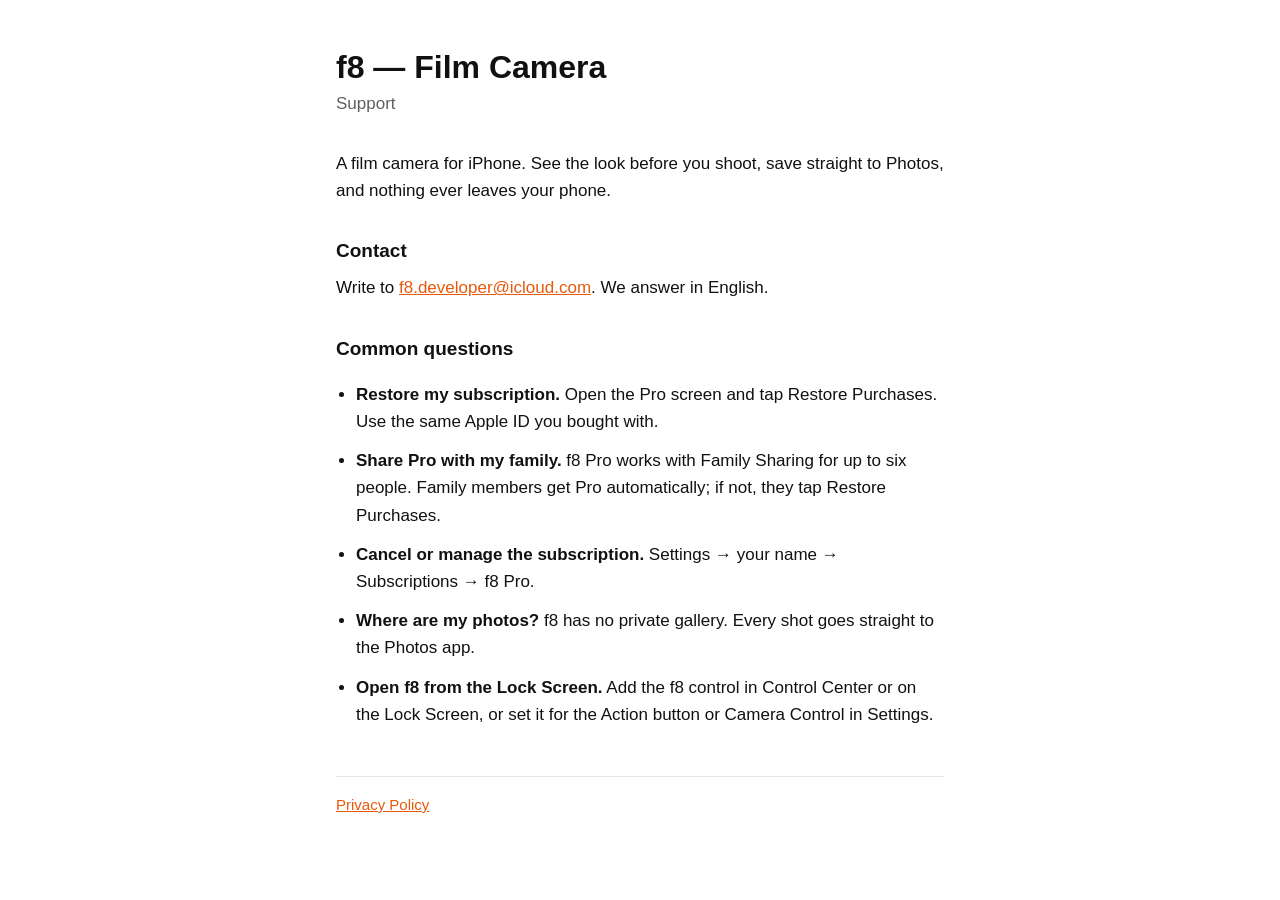
<file: index.html>
<!doctype html>
<html lang="en">
<head>
<meta charset="utf-8">
<meta name="viewport" content="width=device-width, initial-scale=1">
<title>f8 Support</title>
<link rel="stylesheet" href="style.css">
</head>
<body>
<main>
<h1>f8 — Film Camera</h1>
<p class="meta">Support</p>

<p>A film camera for iPhone. See the look before you shoot, save straight to Photos, and nothing ever leaves your phone.</p>

<h2>Contact</h2>
<p>Write to <a href="mailto:f8.developer@icloud.com">f8.developer@icloud.com</a>. We answer in English.</p>

<h2>Common questions</h2>
<ul>
<li><strong>Restore my subscription.</strong> Open the Pro screen and tap Restore Purchases. Use the same Apple ID you bought with.</li>
<li><strong>Share Pro with my family.</strong> f8 Pro works with Family Sharing for up to six people. Family members get Pro automatically; if not, they tap Restore Purchases.</li>
<li><strong>Cancel or manage the subscription.</strong> Settings → your name → Subscriptions → f8 Pro.</li>
<li><strong>Where are my photos?</strong> f8 has no private gallery. Every shot goes straight to the Photos app.</li>
<li><strong>Open f8 from the Lock Screen.</strong> Add the f8 control in Control Center or on the Lock Screen, or set it for the Action button or Camera Control in Settings.</li>
</ul>

<footer><a href="privacy.html">Privacy Policy</a></footer>
</main>
</body>
</html>
</file>
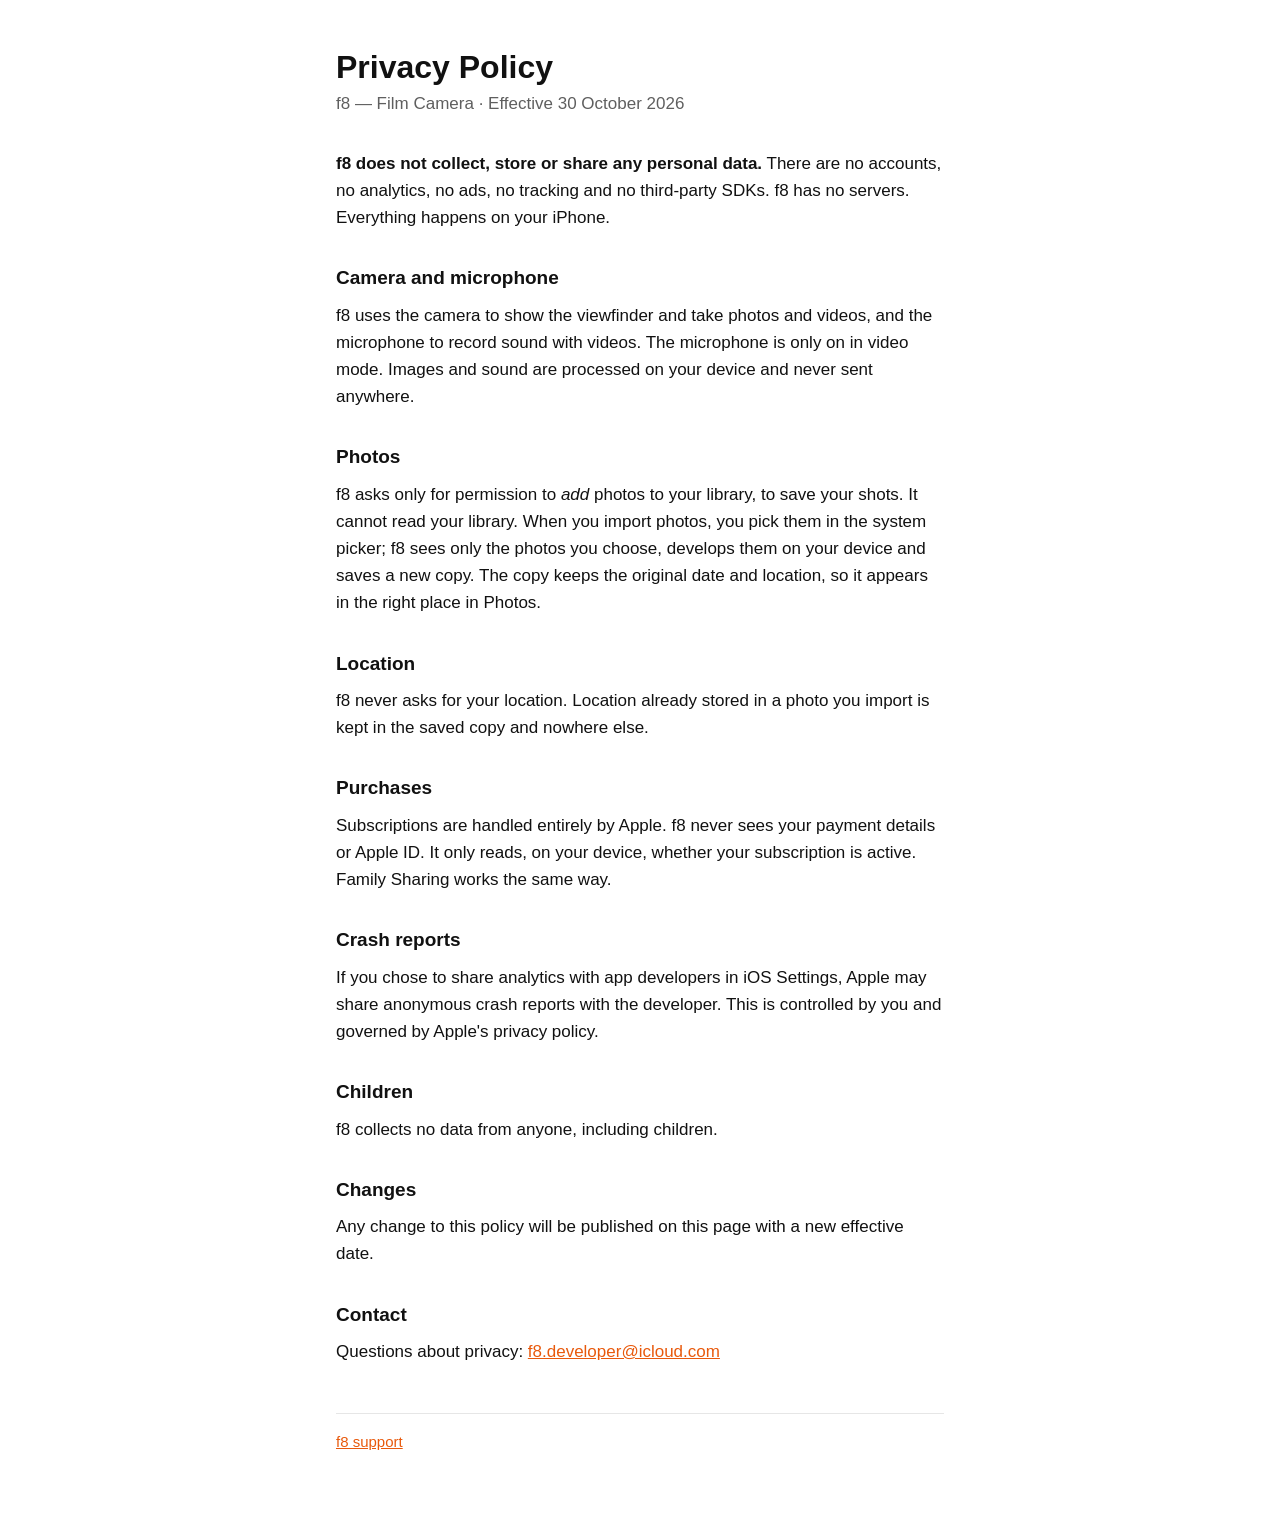
<file: privacy.html>
<!doctype html>
<html lang="en">
<head>
<meta charset="utf-8">
<meta name="viewport" content="width=device-width, initial-scale=1">
<title>f8 Privacy Policy</title>
<link rel="stylesheet" href="style.css">
</head>
<body>
<main>
<h1>Privacy Policy</h1>
<p class="meta">f8 — Film Camera · Effective 30 October 2026</p>

<p><strong>f8 does not collect, store or share any personal data.</strong> There are no accounts, no analytics, no ads, no tracking and no third-party SDKs. f8 has no servers. Everything happens on your iPhone.</p>

<h2>Camera and microphone</h2>
<p>f8 uses the camera to show the viewfinder and take photos and videos, and the microphone to record sound with videos. The microphone is only on in video mode. Images and sound are processed on your device and never sent anywhere.</p>

<h2>Photos</h2>
<p>f8 asks only for permission to <em>add</em> photos to your library, to save your shots. It cannot read your library. When you import photos, you pick them in the system picker; f8 sees only the photos you choose, develops them on your device and saves a new copy. The copy keeps the original date and location, so it appears in the right place in Photos.</p>

<h2>Location</h2>
<p>f8 never asks for your location. Location already stored in a photo you import is kept in the saved copy and nowhere else.</p>

<h2>Purchases</h2>
<p>Subscriptions are handled entirely by Apple. f8 never sees your payment details or Apple ID. It only reads, on your device, whether your subscription is active. Family Sharing works the same way.</p>

<h2>Crash reports</h2>
<p>If you chose to share analytics with app developers in iOS Settings, Apple may share anonymous crash reports with the developer. This is controlled by you and governed by Apple's privacy policy.</p>

<h2>Children</h2>
<p>f8 collects no data from anyone, including children.</p>

<h2>Changes</h2>
<p>Any change to this policy will be published on this page with a new effective date.</p>

<h2>Contact</h2>
<p>Questions about privacy: <a href="mailto:f8.developer@icloud.com">f8.developer@icloud.com</a></p>

<footer><a href="index.html">f8 support</a></footer>
</main>
</body>
</html>
</file>
<file: style.css>
:root { --bg: #ffffff; --fg: #111111; --muted: #5f5f5f; --rule: #e6e6e6; --accent: #e8590c; }
@media (prefers-color-scheme: dark) { :root { --bg: #0b0b0b; --fg: #f2f2f2; --muted: #a3a3a3; --rule: #262626; --accent: #ff8a3d; } }
* { box-sizing: border-box; }
body { margin: 0; background: var(--bg); color: var(--fg); font: 17px/1.6 -apple-system, BlinkMacSystemFont, "Helvetica Neue", sans-serif; }
main { max-width: 640px; margin: 0 auto; padding: 48px 16px 64px; }
h1 { font-size: 32px; line-height: 1.2; margin: 0 0 4px; }
h2 { font-size: 19px; margin: 32px 0 8px; }
p, li { margin: 0 0 12px; }
ul { padding-left: 20px; }
.meta { color: var(--muted); margin-bottom: 32px; }
a { color: var(--accent); }
footer { margin-top: 48px; padding-top: 16px; border-top: 1px solid var(--rule); color: var(--muted); font-size: 15px; }
</file>
